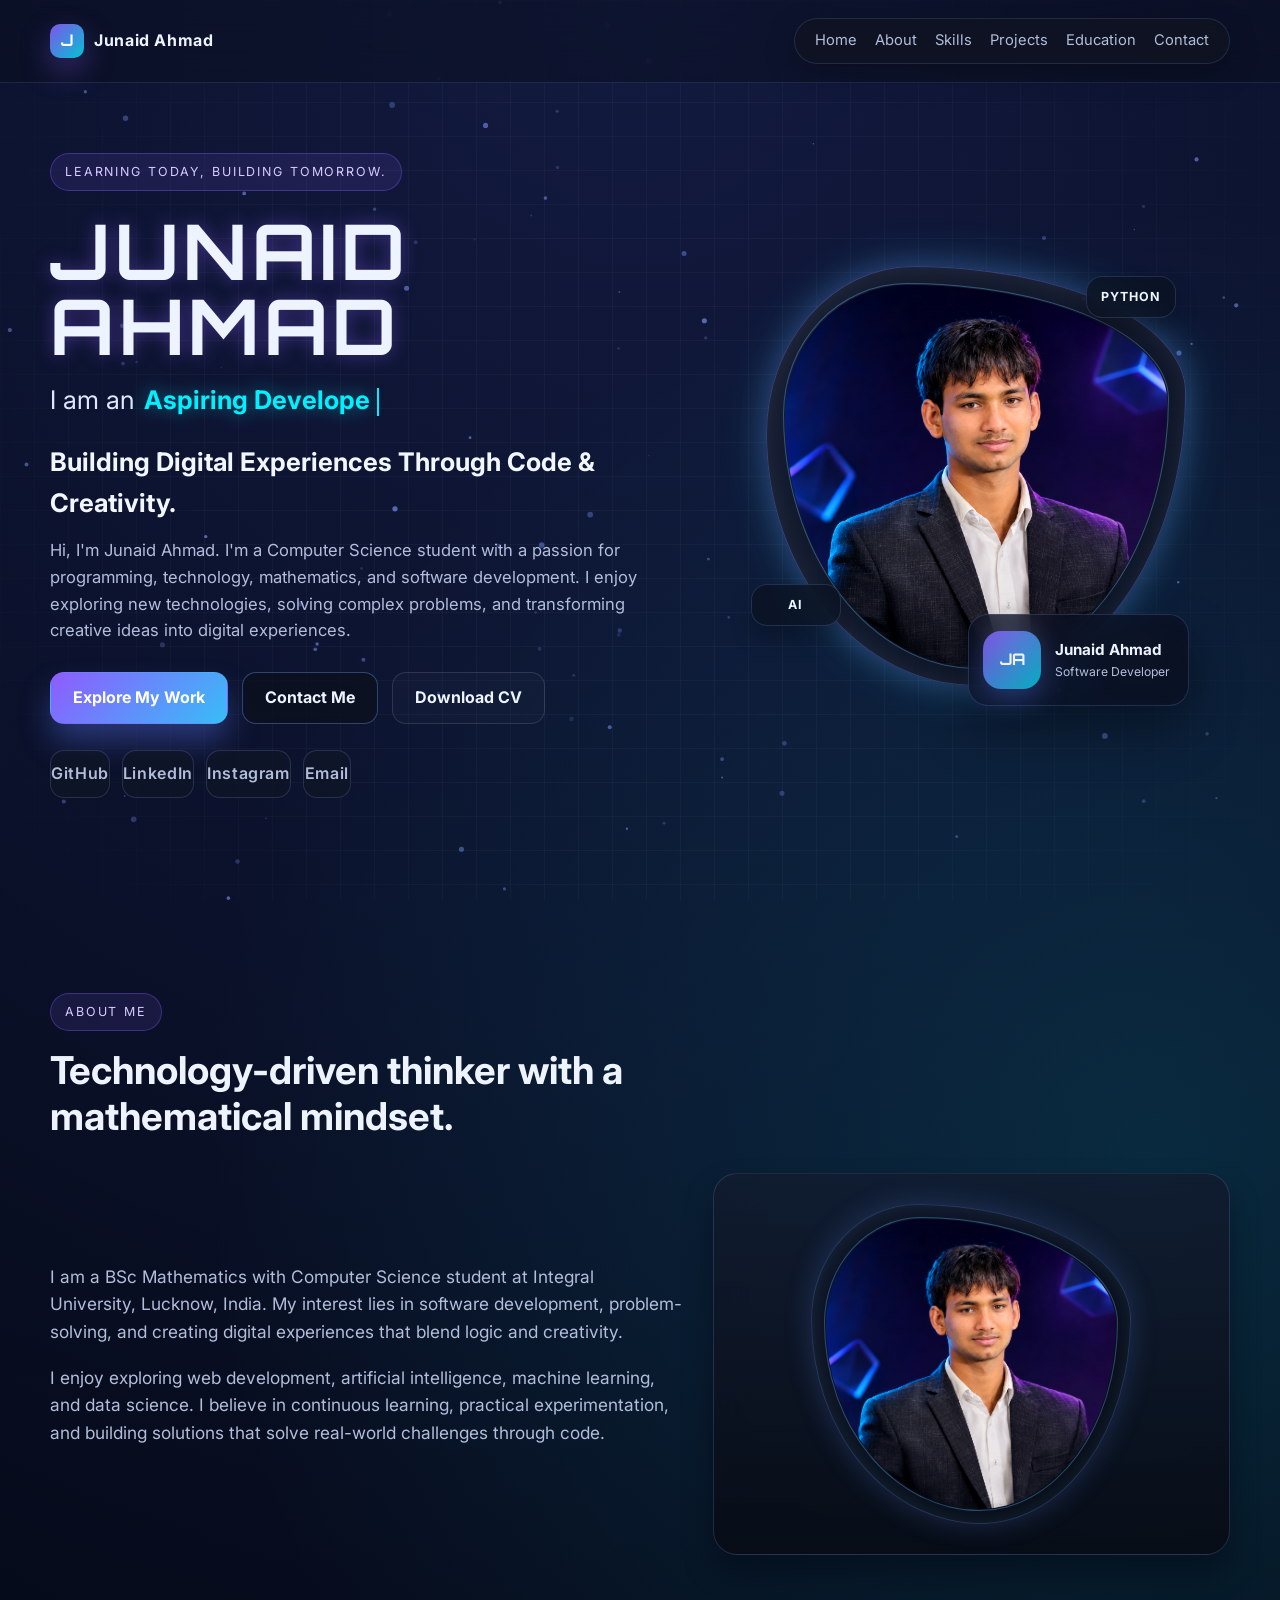
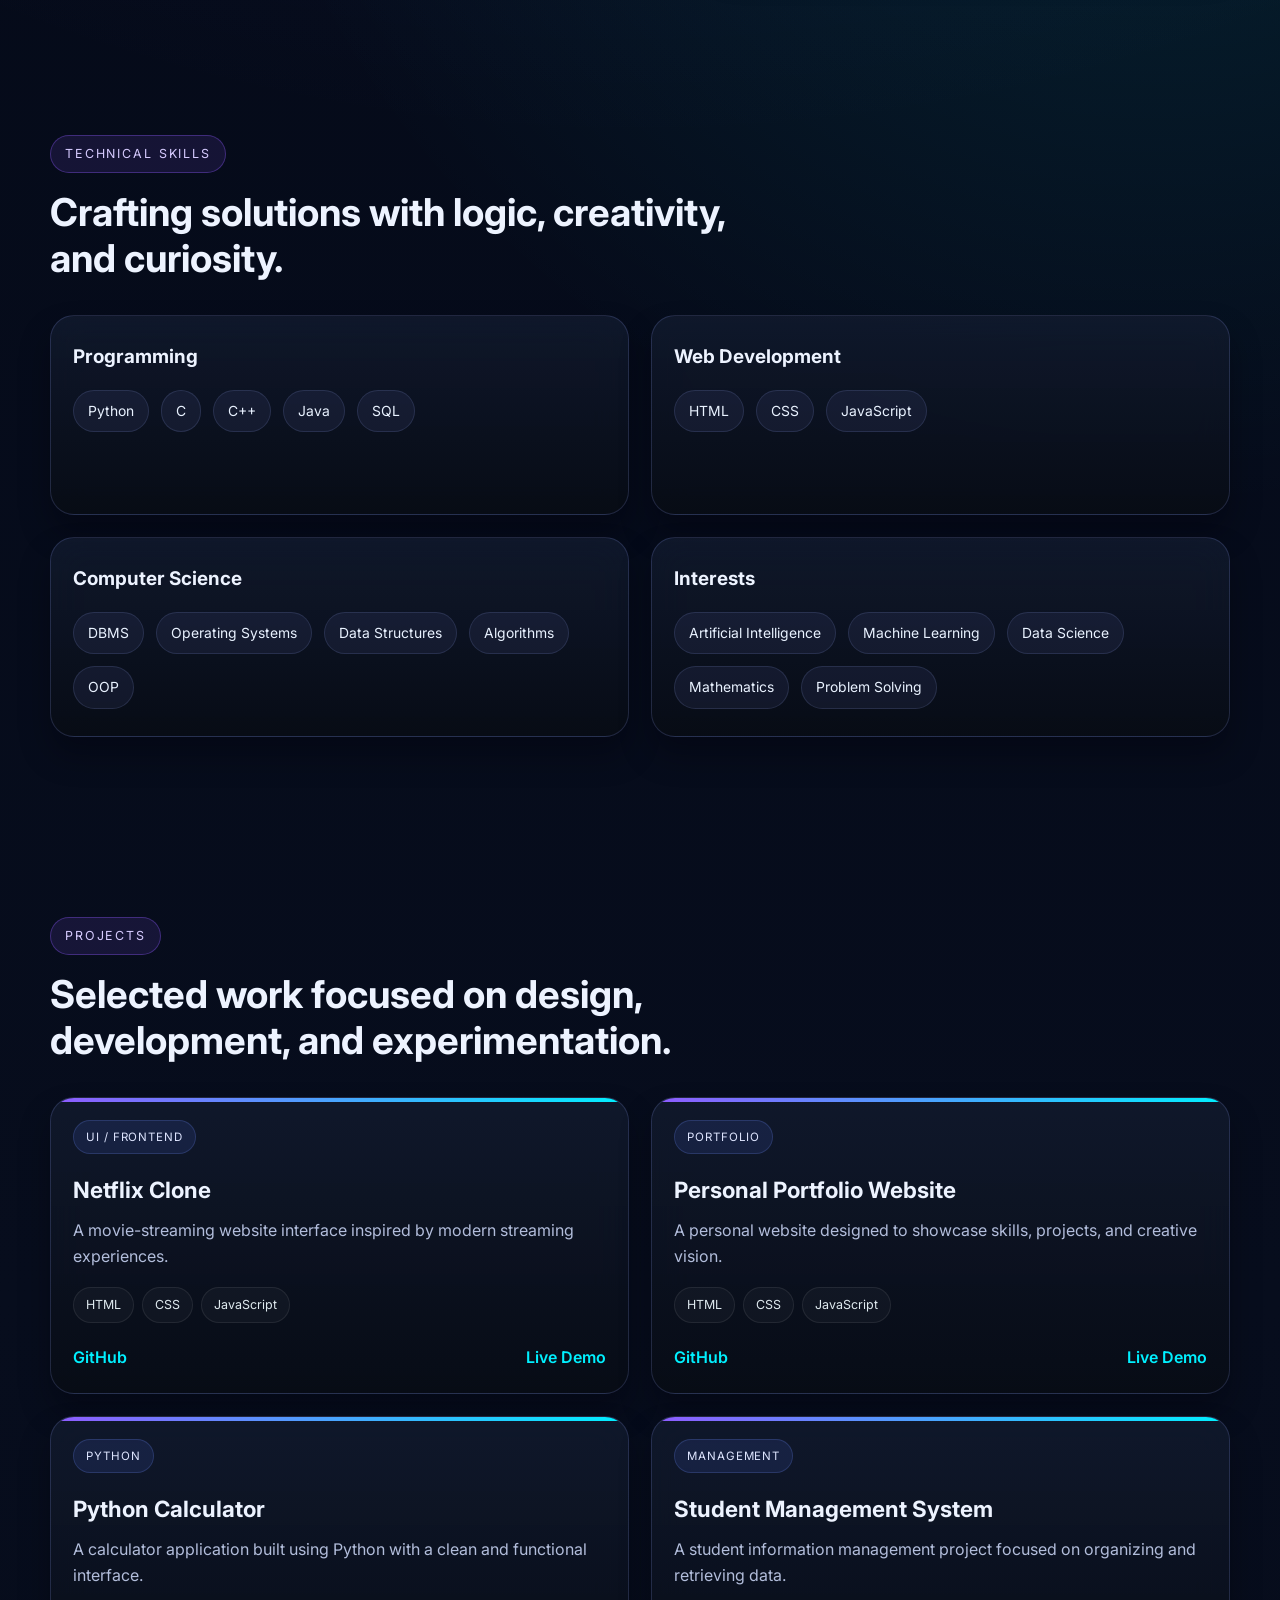
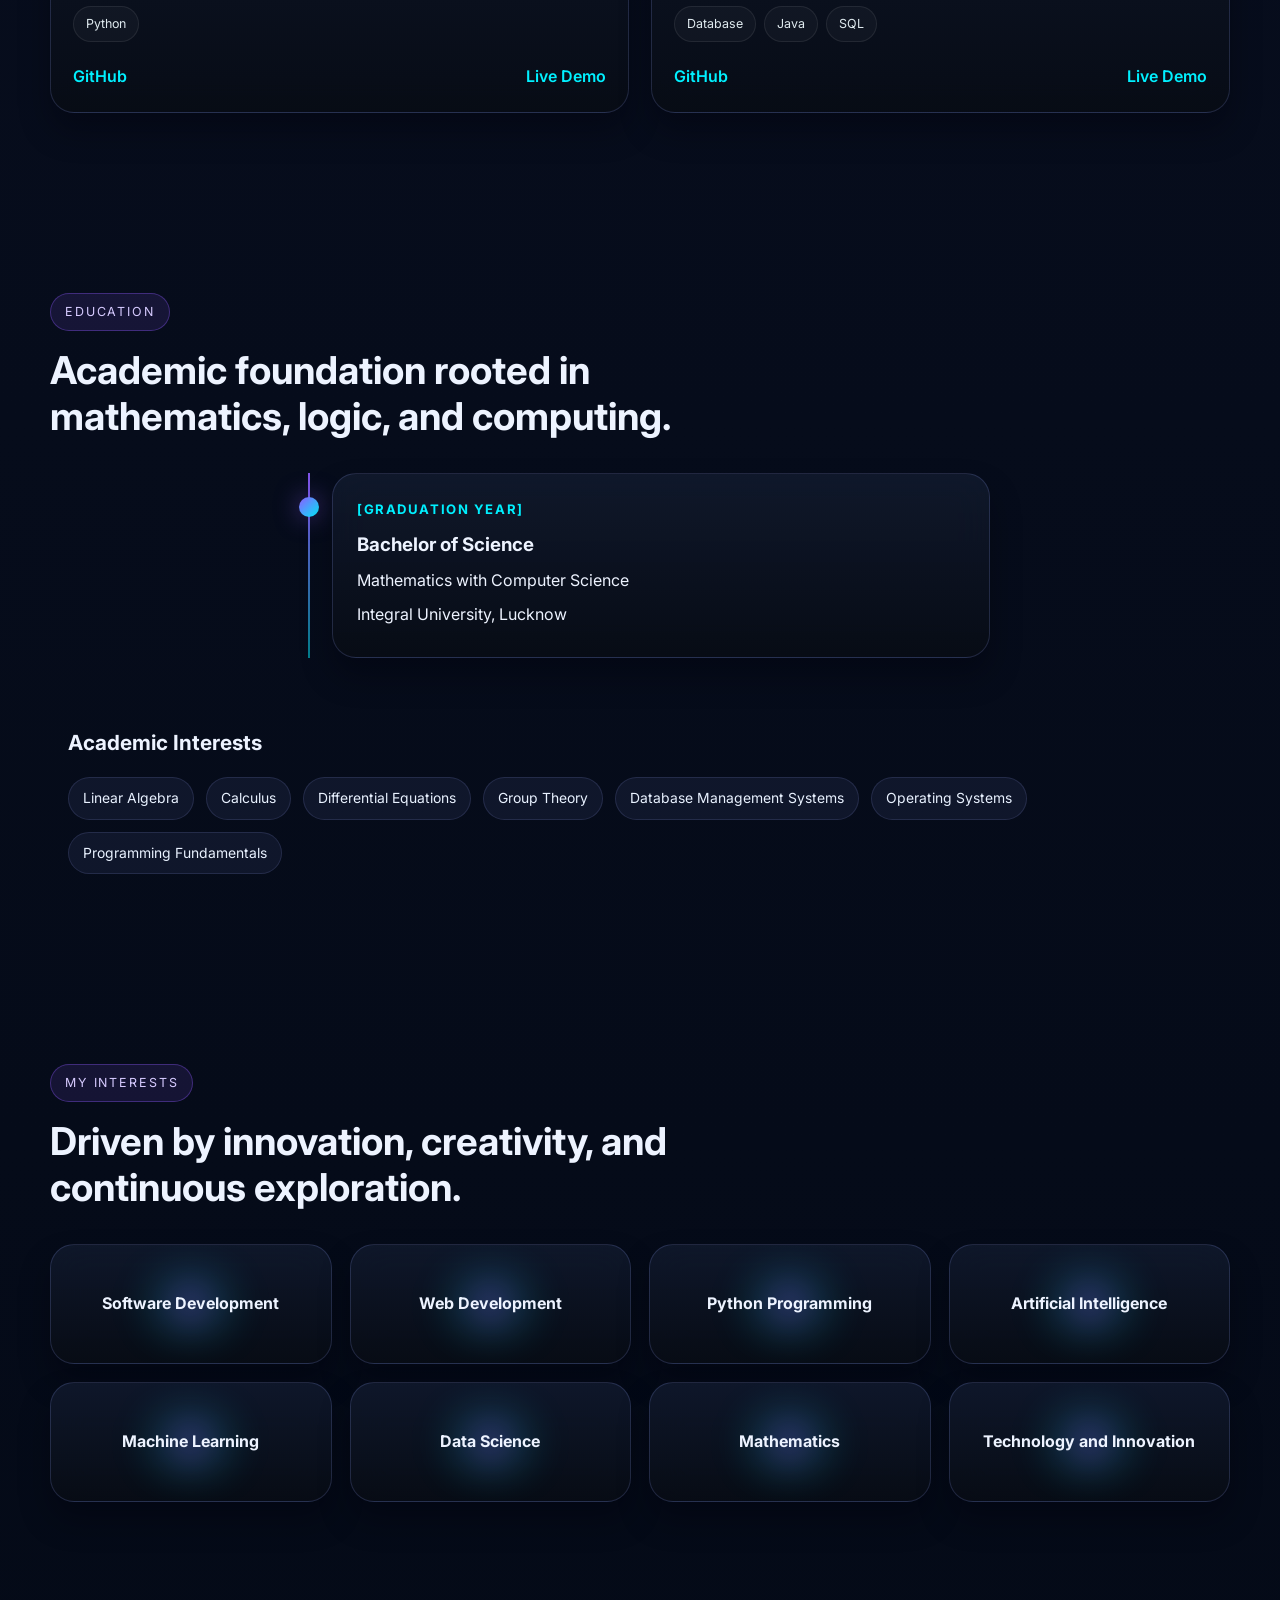
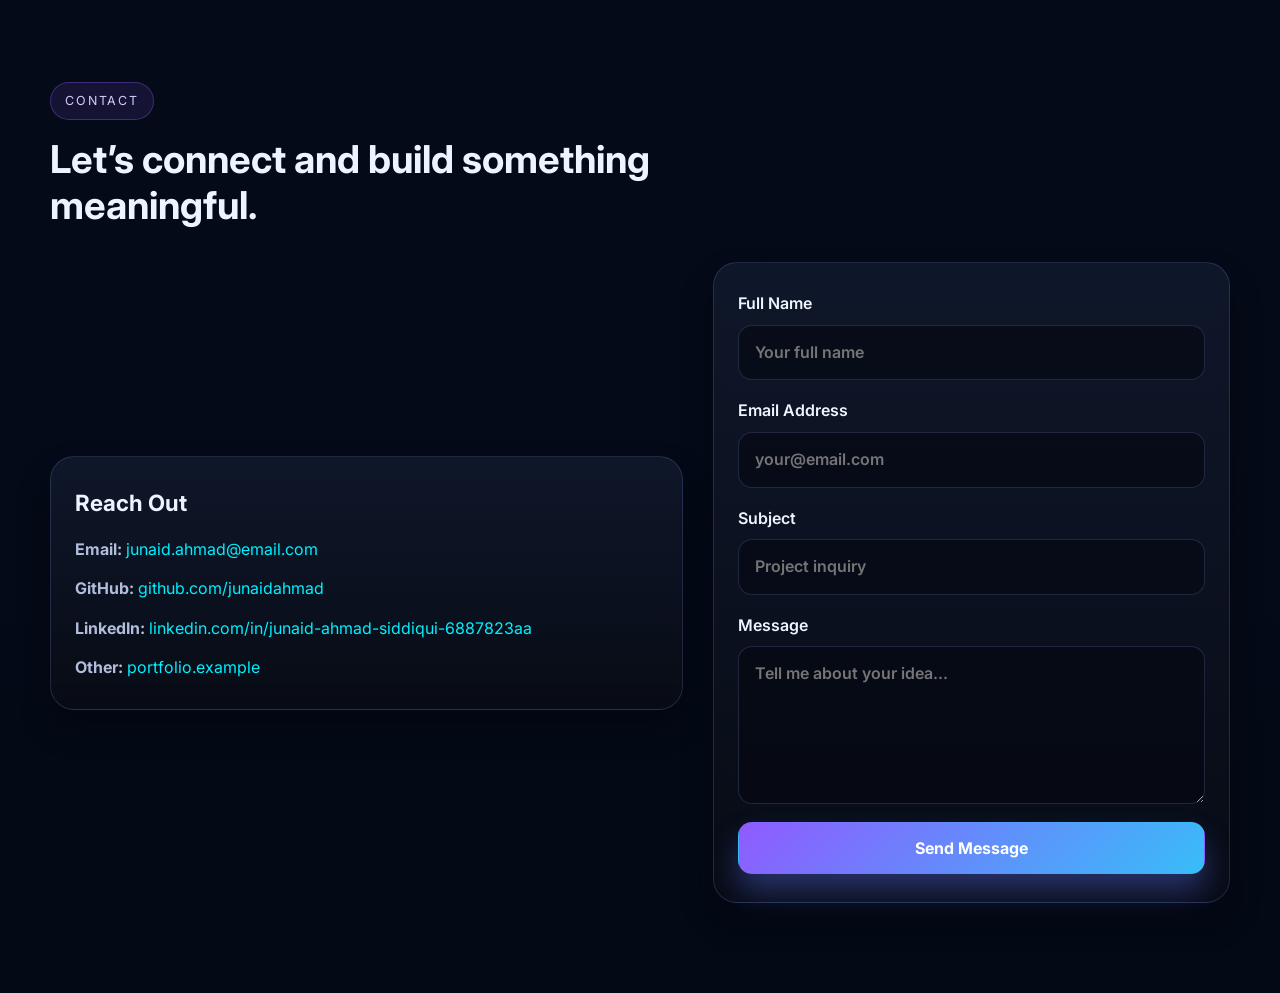
<file: junaid protfolio/index.html>
<!DOCTYPE html>
<html lang="en">
  <head>
    <meta charset="UTF-8" />
    <meta name="viewport" content="width=device-width, initial-scale=1.0" />
    <meta
      name="description"
      content="Junaid Ahmad portfolio — aspiring software developer, technology enthusiast, and computer science student specializing in mathematics, programming, and digital innovation."
    />
    <meta
      name="keywords"
      content="Junaid Ahmad, portfolio, software developer, computer science, mathematics, web development, projects, India"
    />
    <meta name="theme-color" content="#070b17" />
    <title>Junaid Ahmad | Aspiring Software Developer</title>
    <link rel="preconnect" href="https://fonts.googleapis.com" />
    <link rel="preconnect" href="https://fonts.gstatic.com" crossorigin />
    <link
      href="https://fonts.googleapis.com/css2?family=Inter:wght@400;500;600;700;800;900&family=Orbitron:wght@500;600;700;800;900&display=swap"
      rel="stylesheet"
    />
    <link rel="stylesheet" href="style.css" />
  </head>
  <body>
    <canvas id="particles"></canvas>

    <div class="page-shell">
      <header class="topbar">
        <nav class="nav container" aria-label="Main navigation">
          <a href="#home" class="brand" aria-label="Junaid Ahmad home">
            <span class="brand-mark">J</span>
            <span>Junaid Ahmad</span>
          </a>

          <button class="nav-toggle" aria-label="Open menu" aria-expanded="false">
            <span></span>
            <span></span>
            <span></span>
          </button>

          <div class="nav-links">
            <a href="#home">Home</a>
            <a href="#about">About</a>
            <a href="#skills">Skills</a>
            <a href="#projects">Projects</a>
            <a href="#education">Education</a>
            <a href="#contact">Contact</a>
          </div>
        </nav>
      </header>

      <main>
        <section id="home" class="hero container section">
          <div class="hero-copy reveal">
            <span class="eyebrow">Learning Today, Building Tomorrow.</span>
            <h1>
              <span class="name-line">JUNAID AHMAD</span>
            </h1>

            <div class="typewriter-wrap" aria-live="polite">
              <span class="static-text">I am an</span>
              <span class="typed-text" data-words='["Aspiring Developer","Programming Enthusiast","Technology Explorer"]'></span>
            </div>

            <p class="hero-text">
              Building Digital Experiences Through Code &amp; Creativity.
            </p>
            <p class="about-snippet">
              Hi, I'm Junaid Ahmad. I'm a Computer Science student with a passion for programming,
              technology, mathematics, and software development. I enjoy exploring new technologies,
              solving complex problems, and transforming creative ideas into digital experiences.
            </p>

            <div class="cta-row">
              <a href="#projects" class="btn btn-primary">Explore My Work</a>
              <a href="#contact" class="btn btn-secondary">Contact Me</a>
              <a href="#" class="btn btn-ghost" aria-label="Download CV">Download CV</a>
            </div>

            <div class="socials" aria-label="Social profiles">
              <a href="#" aria-label="GitHub">GitHub</a>
              <a href="https://www.linkedin.com/in/junaid-ahmad-siddiqui-6887823aa" aria-label="LinkedIn" target="_blank" rel="noopener noreferrer">LinkedIn</a>
              <a href="#" aria-label="Instagram">Instagram</a>
              <a href="#" aria-label="Email">Email</a>
            </div>
          </div>

          <div class="hero-visual reveal" data-tilt>
            <div class="portrait-stage">
              <div class="portrait-shell">
                <img
                  class="profile-photo"
                  src="images/profile.png"
                  alt="Junaid Ahmad – Aspiring Software Developer"
                  onerror="this.style.display='none'; this.nextElementSibling.style.display='flex';"
                />
                <div class="portrait-fallback" aria-label="Junaid Ahmad portrait placeholder">
                  <span>JA</span>
                </div>
              </div>
              <div class="mini-badge mini-badge-top">Python</div>
              <div class="mini-badge mini-badge-left">AI</div>
              <div class="mini-badge mini-badge-right">ML</div>
            </div>

            <div class="profile-panel">
              <div class="profile-avatar">
                <span>JA</span>
              </div>
              <div class="profile-meta">
                <strong>Junaid Ahmad</strong>
                <span>Software Developer</span>
              </div>
            </div>
          </div>
        </section>

        <section id="about" class="section container">
          <div class="section-heading reveal">
            <span class="eyebrow">About Me</span>
            <h2>Technology-driven thinker with a mathematical mindset.</h2>
          </div>

          <div class="about-grid">
            <div class="about-copy reveal">
              <p>
                I am a BSc Mathematics with Computer Science student at Integral University, Lucknow,
                India. My interest lies in software development, problem-solving, and creating digital
                experiences that blend logic and creativity.
              </p>
              <p>
                I enjoy exploring web development, artificial intelligence, machine learning, and data
                science. I believe in continuous learning, practical experimentation, and building
                solutions that solve real-world challenges through code.
              </p>
            </div>

            <div class="journey-panel reveal" data-tilt>
              <div class="about-portrait-wrap">
                <img
                  class="about-portrait"
                  src="images/profile.png"
                  alt="Junaid Ahmad – Aspiring Software Developer"
                  onerror="this.style.display='none'; this.nextElementSibling.style.display='flex';"
                />
                <div class="about-portrait-fallback" aria-label="Junaid Ahmad profile fallback">
                  <span>JA</span>
                </div>
              </div>
            </div>
          </div>
        </section>

        <section id="skills" class="section container">
          <div class="section-heading reveal">
            <span class="eyebrow">Technical Skills</span>
            <h2>Crafting solutions with logic, creativity, and curiosity.</h2>
          </div>

          <div class="skills-grid">
            <div class="skill-group reveal" data-tilt>
              <h3>Programming</h3>
              <div class="chip-list">
                <span>Python</span>
                <span>C</span>
                <span>C++</span>
                <span>Java</span>
                <span>SQL</span>
              </div>
            </div>

            <div class="skill-group reveal" data-tilt>
              <h3>Web Development</h3>
              <div class="chip-list">
                <span>HTML</span>
                <span>CSS</span>
                <span>JavaScript</span>
              </div>
            </div>

            <div class="skill-group reveal" data-tilt>
              <h3>Computer Science</h3>
              <div class="chip-list">
                <span>DBMS</span>
                <span>Operating Systems</span>
                <span>Data Structures</span>
                <span>Algorithms</span>
                <span>OOP</span>
              </div>
            </div>

            <div class="skill-group reveal" data-tilt>
              <h3>Interests</h3>
              <div class="chip-list">
                <span>Artificial Intelligence</span>
                <span>Machine Learning</span>
                <span>Data Science</span>
                <span>Mathematics</span>
                <span>Problem Solving</span>
              </div>
            </div>
          </div>
        </section>

        <section id="projects" class="section container">
          <div class="section-heading reveal">
            <span class="eyebrow">Projects</span>
            <h2>Selected work focused on design, development, and experimentation.</h2>
          </div>

          <div class="projects-grid">
            <article class="project-card reveal" data-tilt>
              <div class="project-badge">UI / Frontend</div>
              <h3>Netflix Clone</h3>
              <p>A movie-streaming website interface inspired by modern streaming experiences.</p>
              <div class="meta-row"><span>HTML</span><span>CSS</span><span>JavaScript</span></div>
              <div class="project-links">
                <a href="#">GitHub</a>
                <a href="#">Live Demo</a>
              </div>
            </article>

            <article class="project-card reveal" data-tilt>
              <div class="project-badge">Portfolio</div>
              <h3>Personal Portfolio Website</h3>
              <p>A personal website designed to showcase skills, projects, and creative vision.</p>
              <div class="meta-row"><span>HTML</span><span>CSS</span><span>JavaScript</span></div>
              <div class="project-links">
                <a href="#">GitHub</a>
                <a href="#">Live Demo</a>
              </div>
            </article>

            <article class="project-card reveal" data-tilt>
              <div class="project-badge">Python</div>
              <h3>Python Calculator</h3>
              <p>A calculator application built using Python with a clean and functional interface.</p>
              <div class="meta-row"><span>Python</span></div>
              <div class="project-links">
                <a href="#">GitHub</a>
                <a href="#">Live Demo</a>
              </div>
            </article>

            <article class="project-card reveal" data-tilt>
              <div class="project-badge">Management</div>
              <h3>Student Management System</h3>
              <p>A student information management project focused on organizing and retrieving data.</p>
              <div class="meta-row"><span>Database</span><span>Java</span><span>SQL</span></div>
              <div class="project-links">
                <a href="#">GitHub</a>
                <a href="#">Live Demo</a>
              </div>
            </article>
          </div>
        </section>

        <section id="education" class="section container">
          <div class="section-heading reveal">
            <span class="eyebrow">Education</span>
            <h2>Academic foundation rooted in mathematics, logic, and computing.</h2>
          </div>

          <div class="timeline reveal">
            <div class="timeline-item">
              <div class="timeline-dot"></div>
              <div class="timeline-card">
                <span class="timeline-year">[Graduation Year]</span>
                <h3>Bachelor of Science</h3>
                <p>Mathematics with Computer Science</p>
                <p>Integral University, Lucknow</p>
              </div>
            </div>
          </div>

          <div class="interest-section reveal">
            <h3>Academic Interests</h3>
            <div class="chip-list">
              <span>Linear Algebra</span>
              <span>Calculus</span>
              <span>Differential Equations</span>
              <span>Group Theory</span>
              <span>Database Management Systems</span>
              <span>Operating Systems</span>
              <span>Programming Fundamentals</span>
            </div>
          </div>
        </section>

        <section id="interests" class="section container">
          <div class="section-heading reveal">
            <span class="eyebrow">My Interests</span>
            <h2>Driven by innovation, creativity, and continuous exploration.</h2>
          </div>

          <div class="interest-grid reveal">
            <div class="interest-item"><span>Software Development</span></div>
            <div class="interest-item"><span>Web Development</span></div>
            <div class="interest-item"><span>Python Programming</span></div>
            <div class="interest-item"><span>Artificial Intelligence</span></div>
            <div class="interest-item"><span>Machine Learning</span></div>
            <div class="interest-item"><span>Data Science</span></div>
            <div class="interest-item"><span>Mathematics</span></div>
            <div class="interest-item"><span>Technology and Innovation</span></div>
          </div>
        </section>

        <section id="contact" class="section container">
          <div class="section-heading reveal">
            <span class="eyebrow">Contact</span>
            <h2>Let’s connect and build something meaningful.</h2>
          </div>

          <div class="contact-grid">
            <div class="contact-card reveal" data-tilt>
              <h3>Reach Out</h3>
              <ul>
                <li><strong>Email:</strong> <a href="mailto:junaid.ahmad@email.com">junaid.ahmad@email.com</a></li>
                <li><strong>GitHub:</strong> <a href="#">github.com/junaidahmad</a></li>
                <li><strong>LinkedIn:</strong> <a href="https://www.linkedin.com/in/junaid-ahmad-siddiqui-6887823aa" target="_blank" rel="noopener noreferrer">linkedin.com/in/junaid-ahmad-siddiqui-6887823aa</a></li>
                <li><strong>Other:</strong> <a href="#">portfolio.example</a></li>
              </ul>
            </div>

            <form class="contact-form reveal" data-tilt>
              <label>
                <span>Full Name</span>
                <input type="text" name="fullName" placeholder="Your full name" />
              </label>
              <label>
                <span>Email Address</span>
                <input type="email" name="email" placeholder="your@email.com" />
              </label>
              <label>
                <span>Subject</span>
                <input type="text" name="subject" placeholder="Project inquiry" />
              </label>
              <label>
                <span>Message</span>
                <textarea name="message" rows="5" placeholder="Tell me about your idea..."></textarea>
              </label>
              <button type="submit" class="btn btn-primary">Send Message</button>
            </form>
          </div>
        </section>
      </main>
    </div>

    <script src="script.js"></script>
  </body>
</html>
</file>
<file: junaid protfolio/style.css>
:root {
  --bg: #040816;
  --bg-soft: #0b1224;
  --panel: rgba(11, 17, 34, 0.7);
  --panel-strong: rgba(18, 24, 42, 0.9);
  --line: rgba(142, 157, 255, 0.2);
  --text: #edf3ff;
  --muted: #b2bddb;
  --primary: #8f5bff;
  --secondary: #38bdf8;
  --accent: #00f0ff;
  --success: #7cf7d9;
  --shadow: rgba(91, 134, 255, 0.38);
  --radius: 24px;
  --container: 1180px;
}

* {
  box-sizing: border-box;
}

html {
  scroll-behavior: smooth;
}

body {
  margin: 0;
  font-family: "Inter", sans-serif;
  background:
    radial-gradient(circle at top, rgba(87, 109, 255, 0.18), transparent 30%),
    radial-gradient(circle at 90% 20%, rgba(0, 245, 255, 0.12), transparent 20%),
    linear-gradient(180deg, #030816 0%, #070d1d 50%, #030915 100%);
  color: var(--text);
  line-height: 1.6;
  overflow-x: hidden;
}

img {
  max-width: 100%;
  display: block;
}

a {
  color: inherit;
  text-decoration: none;
}

button,
input,
textarea {
  font: inherit;
}

canvas {
  position: fixed;
  inset: 0;
  width: 100%;
  height: 100%;
  z-index: -2;
  opacity: 0.7;
}

.page-shell {
  position: relative;
  isolation: isolate;
}

.page-shell::before {
  content: "";
  position: fixed;
  inset: 0;
  background-image:
    linear-gradient(rgba(255, 255, 255, 0.03) 1px, transparent 1px),
    linear-gradient(90deg, rgba(255, 255, 255, 0.03) 1px, transparent 1px);
  background-size: 34px 34px;
  mask-image: radial-gradient(circle at center, black 55%, transparent 100%);
  pointer-events: none;
  z-index: -1;
}

.container {
  width: min(var(--container), calc(100% - 32px));
  margin: 0 auto;
}

.section {
  padding: 90px 0;
}

.topbar {
  position: sticky;
  top: 0;
  z-index: 100;
  backdrop-filter: blur(18px);
  background: rgba(10, 15, 28, 0.45);
  border-bottom: 1px solid rgba(153, 167, 255, 0.14);
}

.nav {
  display: flex;
  align-items: center;
  justify-content: space-between;
  padding: 18px 0;
  gap: 24px;
}

.brand {
  display: inline-flex;
  align-items: center;
  gap: 10px;
  font-weight: 700;
  letter-spacing: 0.04em;
}

.brand-mark {
  width: 34px;
  height: 34px;
  display: grid;
  place-items: center;
  border-radius: 10px;
  background: linear-gradient(135deg, rgba(143, 91, 255, 0.9), rgba(0, 240, 255, 0.8));
  box-shadow: 0 12px 30px rgba(143, 91, 255, 0.35);
  color: #fff;
  font-family: "Orbitron", sans-serif;
}

.nav-links {
  display: flex;
  align-items: center;
  gap: 18px;
  padding: 10px 20px;
  border-radius: 999px;
  background: rgba(16, 20, 32, 0.72);
  border: 1px solid rgba(161, 174, 255, 0.15);
  box-shadow: 0 10px 30px rgba(0, 0, 0, 0.25);
}

.nav-links a {
  position: relative;
  font-size: 0.92rem;
  color: var(--muted);
  transition: color 0.25s ease;
}

.nav-links a::after {
  content: "";
  position: absolute;
  left: 0;
  bottom: -8px;
  width: 100%;
  height: 2px;
  background: linear-gradient(90deg, var(--primary), var(--accent));
  transform: scaleX(0);
  transform-origin: left;
  transition: transform 0.25s ease;
}

.nav-links a:hover,
.nav-links a:focus-visible {
  color: var(--text);
}

.nav-links a:hover::after,
.nav-links a:focus-visible::after {
  transform: scaleX(1);
}

.nav-toggle {
  display: none;
  flex-direction: column;
  gap: 5px;
  border: 1px solid rgba(255, 255, 255, 0.18);
  background: rgba(255, 255, 255, 0.02);
  border-radius: 12px;
  padding: 9px 10px;
  cursor: pointer;
}

.nav-toggle span {
  width: 22px;
  height: 2px;
  background: white;
  border-radius: 999px;
}

.hero {
  min-height: calc(100vh - 80px);
  display: grid;
  grid-template-columns: 1.1fr 0.9fr;
  align-items: center;
  gap: 50px;
  padding-top: 56px;
}

.eyebrow {
  display: inline-block;
  padding: 8px 14px;
  border-radius: 999px;
  background: rgba(143, 91, 255, 0.12);
  border: 1px solid rgba(143, 91, 255, 0.35);
  color: #d7cbff;
  font-size: 0.78rem;
  letter-spacing: 0.15em;
  text-transform: uppercase;
}

.hero h1 {
  margin: 22px 0 14px;
  font-family: "Orbitron", sans-serif;
  font-size: clamp(2.7rem, 6vw, 5.1rem);
  letter-spacing: 0.06em;
  line-height: 0.98;
}

.name-line {
  display: block;
  text-shadow: 0 0 18px rgba(143, 91, 255, 0.4);
}

.typewriter-wrap {
  display: flex;
  flex-wrap: wrap;
  align-items: center;
  gap: 10px;
  min-height: 46px;
  margin-bottom: 18px;
}

.static-text {
  font-size: clamp(1.08rem, 2vw, 1.7rem);
  color: #dfe7ff;
}

.typed-text {
  position: relative;
  min-width: 220px;
  font-size: clamp(1.08rem, 2vw, 1.7rem);
  font-weight: 700;
  color: var(--accent);
  text-shadow: 0 0 18px rgba(0, 240, 255, 0.45);
}

.typed-text::after {
  content: "";
  display: inline-block;
  width: 2px;
  height: 1.1em;
  margin-left: 7px;
  background: var(--accent);
  animation: blink 0.9s infinite;
  vertical-align: middle;
}

.hero-text {
  margin: 0;
  font-size: clamp(1.1rem, 2vw, 1.8rem);
  font-weight: 700;
  color: #f2f7ff;
}

.about-snippet {
  margin-top: 14px;
  max-width: 640px;
  color: var(--muted);
  font-size: 1.04rem;
}

.cta-row {
  display: flex;
  flex-wrap: wrap;
  gap: 14px;
  margin-top: 28px;
}

.btn {
  display: inline-flex;
  align-items: center;
  justify-content: center;
  min-height: 52px;
  padding: 0 22px;
  border-radius: 14px;
  border: 1px solid transparent;
  font-weight: 700;
  transition: transform 0.25s ease, box-shadow 0.25s ease, border 0.25s ease;
}

.btn:hover,
.btn:focus-visible {
  transform: translateY(-2px);
}

.btn-primary {
  background: linear-gradient(135deg, var(--primary), var(--secondary));
  color: white;
  box-shadow: 0 18px 30px rgba(94, 120, 255, 0.35);
}

.btn-secondary {
  background: rgba(12, 17, 31, 0.8);
  border-color: rgba(122, 165, 255, 0.35);
  color: var(--text);
}

.btn-ghost {
  background: rgba(255, 255, 255, 0.02);
  border-color: rgba(255, 255, 255, 0.12);
  color: #ebf4ff;
}

.socials {
  display: flex;
  flex-wrap: wrap;
  gap: 12px;
  margin-top: 26px;
}

.socials a {
  min-width: 48px;
  min-height: 48px;
  display: inline-flex;
  align-items: center;
  justify-content: center;
  border: 1px solid rgba(160, 176, 255, 0.18);
  border-radius: 14px;
  color: var(--muted);
  background: rgba(15, 22, 38, 0.7);
  font-weight: 600;
  letter-spacing: 0.04em;
  transition: all 0.25s ease;
}

.socials a:hover,
.socials a:focus-visible {
  border-color: rgba(0, 240, 255, 0.35);
  box-shadow: 0 16px 26px rgba(0, 240, 255, 0.14);
  color: var(--text);
  transform: translateY(-2px);
}

.hero-visual {
  position: relative;
  display: grid;
  place-items: center;
  perspective: 1000px;
}

.portrait-stage {
  position: relative;
  width: min(500px, 82vw);
  height: min(500px, 82vw);
  display: grid;
  place-items: center;
  transform-style: preserve-3d;
}

.portrait-shell {
  position: relative;
  width: min(420px, 70vw);
  height: min(420px, 70vw);
  border-radius: 35% 65% 50% 50% / 40% 30% 70% 60%;
  background: linear-gradient(135deg, rgba(22, 29, 49, 0.95), rgba(12, 17, 31, 0.72));
  border: 1px solid rgba(110, 132, 255, 0.38);
  box-shadow:
    0 0 30px rgba(96, 130, 255, 0.28),
    0 0 50px rgba(79, 253, 255, 0.18),
    inset 0 0 25px rgba(255, 255, 255, 0.08);
  padding: 18px;
  display: grid;
  place-items: center;
  overflow: hidden;
  animation: floatOrb 7s ease-in-out infinite;
}

.portrait-shell::before {
  content: "";
  position: absolute;
  inset: 16px;
  border-radius: 32% 68% 50% 50% / 34% 30% 70% 66%;
  border: 1px solid rgba(111, 198, 255, 0.35);
  pointer-events: none;
}

.profile-photo,
.about-portrait {
  width: 100%;
  height: 100%;
  object-fit: cover;
  border-radius: 32% 68% 50% 50% / 34% 30% 70% 66%;
  display: block;
  filter: saturate(1.05) contrast(1.08);
  transition: transform 0.35s ease, box-shadow 0.35s ease;
}

.portrait-shell:hover .profile-photo,
.about-portrait-wrap:hover .about-portrait {
  transform: scale(1.03);
}

.portrait-fallback,
.about-portrait-fallback {
  display: none;
  width: 100%;
  height: 100%;
  align-items: center;
  justify-content: center;
  border-radius: 32% 68% 50% 50% / 34% 30% 70% 66%;
  background: linear-gradient(135deg, rgba(143, 91, 255, 0.7), rgba(0, 240, 255, 0.35));
  color: white;
  font-family: "Orbitron", sans-serif;
  font-size: clamp(3rem, 6vw, 5rem);
  font-weight: 700;
  letter-spacing: 0.12em;
}

.mini-badge {
  position: absolute;
  min-width: 90px;
  display: inline-flex;
  justify-content: center;
  align-items: center;
  padding: 10px 14px;
  border-radius: 16px;
  background: rgba(10, 18, 31, 0.74);
  border: 1px solid rgba(143, 166, 255, 0.18);
  box-shadow: 0 12px 22px rgba(0, 0, 0, 0.25);
  backdrop-filter: blur(12px);
  color: #edf5ff;
  font-size: 0.78rem;
  font-weight: 700;
  letter-spacing: 0.08em;
  text-transform: uppercase;
}

.mini-badge-top {
  top: 10%;
  right: 10%;
  animation: floatCard 6s ease-in-out infinite;
}

.mini-badge-left {
  left: 5%;
  bottom: 20%;
  animation: floatCard 7s ease-in-out infinite reverse;
}

.mini-badge-right {
  right: 8%;
  bottom: 10%;
  animation: floatCard 8.5s ease-in-out infinite 1s;
}

.profile-panel {
  position: absolute;
  right: 8%;
  bottom: 4%;
  display: flex;
  align-items: center;
  gap: 14px;
  padding: 16px 18px 16px 14px;
  border-radius: 20px;
  background: rgba(10, 16, 33, 0.74);
  border: 1px solid rgba(150, 170, 255, 0.18);
  backdrop-filter: blur(16px);
  box-shadow: 0 26px 50px rgba(0, 0, 0, 0.35);
}

.profile-avatar {
  width: 58px;
  height: 58px;
  border-radius: 18px;
  display: grid;
  place-items: center;
  background: linear-gradient(135deg, rgba(143, 91, 255, 0.85), rgba(0, 240, 255, 0.7));
  box-shadow: 0 10px 28px rgba(92, 120, 255, 0.34);
  font-family: "Orbitron", sans-serif;
  font-weight: 700;
}

.profile-meta {
  display: flex;
  flex-direction: column;
}

.profile-meta strong {
  font-size: 0.95rem;
}

.profile-meta span {
  font-size: 0.76rem;
  color: var(--muted);
}

.section-heading {
  margin-bottom: 34px;
}

.section-heading h2 {
  margin: 16px 0 0;
  font-size: clamp(2rem, 3vw, 3rem);
  line-height: 1.2;
  max-width: 720px;
}

.about-grid,
.contact-grid {
  display: grid;
  grid-template-columns: 1.1fr 0.9fr;
  gap: 30px;
  align-items: center;
}

.about-copy {
  font-size: 1.08rem;
  color: var(--muted);
}

.about-copy p {
  margin: 0 0 18px;
}

.journey-panel,
.skill-group,
.project-card,
.contact-card,
.contact-form,
.timeline-card,
.interest-item {
  background: linear-gradient(180deg, rgba(18, 27, 47, 0.8), rgba(8, 12, 21, 0.9));
  border: 1px solid rgba(150, 168, 255, 0.18);
  border-radius: var(--radius);
  box-shadow: 0 18px 30px rgba(1, 3, 12, 0.35);
  backdrop-filter: blur(18px);
}

.journey-panel {
  min-height: 360px;
  display: grid;
  place-items: center;
  padding: 30px;
}

.about-portrait-wrap {
  position: relative;
  width: min(320px, 72vw);
  height: min(320px, 72vw);
  border-radius: 33% 67% 47% 53% / 36% 36% 64% 64%;
  background: linear-gradient(135deg, rgba(15, 20, 38, 0.9), rgba(8, 11, 20, 0.9));
  border: 1px solid rgba(114, 152, 255, 0.28);
  box-shadow: 0 0 28px rgba(100, 142, 255, 0.22), inset 0 0 22px rgba(97, 225, 255, 0.12);
  padding: 14px;
  display: grid;
  place-items: center;
  overflow: hidden;
  animation: floatOrb 8s ease-in-out infinite reverse;
}

.about-portrait-wrap::before {
  content: "";
  position: absolute;
  inset: 12px;
  border: 1px solid rgba(90, 184, 255, 0.36);
  border-radius: 33% 67% 47% 53% / 36% 36% 64% 64%;
}

.about-portrait {
  border-radius: 33% 67% 47% 53% / 36% 36% 64% 64%;
}

.skills-grid,
.projects-grid {
  display: grid;
  grid-template-columns: repeat(2, minmax(0, 1fr));
  gap: 22px;
}

.skill-group {
  padding: 26px 22px;
  min-height: 200px;
}

.skill-group h3 {
  margin: 0 0 18px;
  font-size: 1.18rem;
}

.chip-list {
  display: flex;
  flex-wrap: wrap;
  gap: 12px;
}

.chip-list span {
  display: inline-flex;
  align-items: center;
  padding: 9px 14px;
  border-radius: 999px;
  background: rgba(142, 156, 255, 0.08);
  border: 1px solid rgba(161, 175, 255, 0.14);
  color: #e9f2ff;
  font-size: 0.87rem;
}

.project-card {
  padding: 22px;
  overflow: hidden;
  position: relative;
  transition: transform 0.25s ease, border-color 0.25s ease;
}

.project-card::before {
  content: "";
  position: absolute;
  inset: 0 auto auto 0;
  width: 100%;
  height: 4px;
  background: linear-gradient(90deg, var(--primary), var(--accent));
}

.project-card:hover,
.project-card:focus-within {
  transform: translateY(-6px);
  border-color: rgba(0, 240, 255, 0.4);
}

.project-badge {
  display: inline-flex;
  padding: 7px 12px;
  border-radius: 999px;
  background: rgba(80, 118, 255, 0.12);
  border: 1px solid rgba(122, 148, 255, 0.2);
  color: #dfe6ff;
  font-size: 0.72rem;
  text-transform: uppercase;
  letter-spacing: 0.08em;
}

.project-card h3 {
  margin: 18px 0 10px;
  font-size: 1.4rem;
}

.project-card p {
  margin: 0;
  color: var(--muted);
}

.meta-row {
  display: flex;
  flex-wrap: wrap;
  gap: 8px;
  margin-top: 18px;
}

.meta-row span {
  display: inline-flex;
  padding: 7px 12px;
  border-radius: 999px;
  background: rgba(255, 255, 255, 0.03);
  border: 1px solid rgba(255, 255, 255, 0.08);
  font-size: 0.78rem;
  color: #dfeaef;
}

.project-links {
  display: flex;
  justify-content: space-between;
  gap: 12px;
  margin-top: 22px;
}

.project-links a {
  position: relative;
  color: var(--accent);
  font-weight: 600;
}

.project-links a::after {
  content: "";
  position: absolute;
  left: 0;
  bottom: -4px;
  width: 100%;
  height: 2px;
  background: linear-gradient(90deg, var(--secondary), var(--accent));
  transform: scaleX(0);
  transform-origin: left;
  transition: transform 0.25s ease;
}

.project-links a:hover::after,
.project-links a:focus-visible::after {
  transform: scaleX(1);
}

.timeline {
  display: flex;
  justify-content: center;
}

.timeline-item {
  position: relative;
  width: min(700px, 90%);
  padding-left: 42px;
}

.timeline-item::before {
  content: "";
  position: absolute;
  left: 18px;
  top: 0;
  bottom: 0;
  width: 2px;
  background: linear-gradient(180deg, rgba(143, 91, 255, 0.9), rgba(0, 240, 255, 0.5));
}

.timeline-dot {
  position: absolute;
  left: 9px;
  top: 24px;
  width: 20px;
  height: 20px;
  border-radius: 50%;
  background: linear-gradient(135deg, var(--primary), var(--accent));
  box-shadow: 0 0 25px rgba(143, 91, 255, 0.5);
}

.timeline-card {
  padding: 22px 24px;
}

.timeline-year {
  display: inline-block;
  margin-bottom: 10px;
  color: var(--accent);
  font-size: 0.82rem;
  font-weight: 700;
  letter-spacing: 0.12em;
  text-transform: uppercase;
}

.timeline-card h3,
.timeline-card p {
  margin: 0 0 8px;
}

.interest-section {
  margin-top: 42px;
  padding: 26px 18px 10px;
}

.interest-section h3 {
  margin: 0 0 18px;
  font-size: 1.3rem;
}

.interest-grid {
  display: grid;
  grid-template-columns: repeat(4, minmax(0, 1fr));
  gap: 18px;
}

.interest-item {
  position: relative;
  min-height: 120px;
  display: grid;
  place-items: center;
  padding: 18px;
  text-align: center;
  color: var(--text);
  overflow: hidden;
}

.interest-item::before {
  content: "";
  position: absolute;
  inset: 16% 24%;
  border-radius: 50%;
  background: radial-gradient(circle, rgba(143, 91, 255, 0.45), rgba(0, 240, 255, 0.12), transparent 70%);
  filter: blur(16px);
}

.interest-item span {
  position: relative;
  z-index: 1;
  font-weight: 700;
}

.contact-card,
.contact-form {
  padding: 28px 24px;
}

.contact-card h3 {
  margin-top: 0;
  margin-bottom: 16px;
  font-size: 1.4rem;
}

.contact-card ul {
  list-style: none;
  padding: 0;
  margin: 0;
  display: grid;
  gap: 14px;
  color: var(--muted);
}

.contact-card a {
  color: var(--accent);
}

.contact-form {
  display: grid;
  gap: 18px;
}

.contact-form label {
  display: grid;
  gap: 8px;
  color: #edf5ff;
  font-weight: 600;
}

.contact-form input,
.contact-form textarea {
  width: 100%;
  border: 1px solid rgba(148, 167, 255, 0.18);
  border-radius: 14px;
  background: rgba(5, 9, 18, 0.62);
  color: var(--text);
  padding: 14px 16px;
  resize: vertical;
  transition: border-color 0.2s ease, box-shadow 0.2s ease;
}

.contact-form input:focus,
.contact-form textarea:focus {
  outline: none;
  border-color: rgba(0, 240, 255, 0.6);
  box-shadow: 0 0 0 4px rgba(0, 240, 255, 0.12);
}

.reveal {
  opacity: 0;
  transform: translateY(28px);
  transition: opacity 0.7s ease, transform 0.7s ease;
}

.reveal.visible {
  opacity: 1;
  transform: translateY(0);
}

@keyframes floatOrb {
  0%, 100% { transform: translateY(0px); }
  50% { transform: translateY(-16px); }
}

@keyframes rotateOrb {
  0% { transform: rotateZ(0deg) rotateX(14deg); }
  50% { transform: rotateZ(180deg) rotateX(-14deg); }
  100% { transform: rotateZ(360deg) rotateX(14deg); }
}

@keyframes floatCard {
  0%, 100% { transform: translateY(0) rotateX(0deg) rotateY(0deg); }
  50% { transform: translateY(-18px) rotateX(12deg) rotateY(-8deg); }
}

@keyframes blink {
  50% { opacity: 0; }
}

@media (max-width: 900px) {
  .hero,
  .about-grid,
  .contact-grid,
  .skills-grid,
  .projects-grid,
  .interest-grid {
    grid-template-columns: 1fr;
  }

  .nav {
    position: relative;
  }

  .nav-toggle {
    display: flex;
  }

  .nav-links {
    position: absolute;
    top: calc(100% + 12px);
    left: 0;
    right: 0;
    display: none;
    flex-direction: column;
    align-items: flex-start;
    border-radius: 18px;
    padding: 18px 20px;
  }

  .nav-links.open {
    display: flex;
  }

  .hero {
    padding-top: 32px;
    text-align: center;
  }

  .cta-row,
  .socials {
    justify-content: center;
  }

  .hero-visual {
    order: -1;
  }
}

@media (max-width: 640px) {
  .section {
    padding: 76px 0;
  }

  .brand span:last-child {
    display: none;
  }

  .hero h1 {
    letter-spacing: 0.04em;
  }

  .btn {
    width: 100%;
  }

  .profile-panel {
    right: 50%;
    transform: translateX(50%);
    bottom: 0;
  }

  .floating-card {
    width: 78px;
    height: 78px;
    font-size: 0.75rem;
  }
}
</file>
